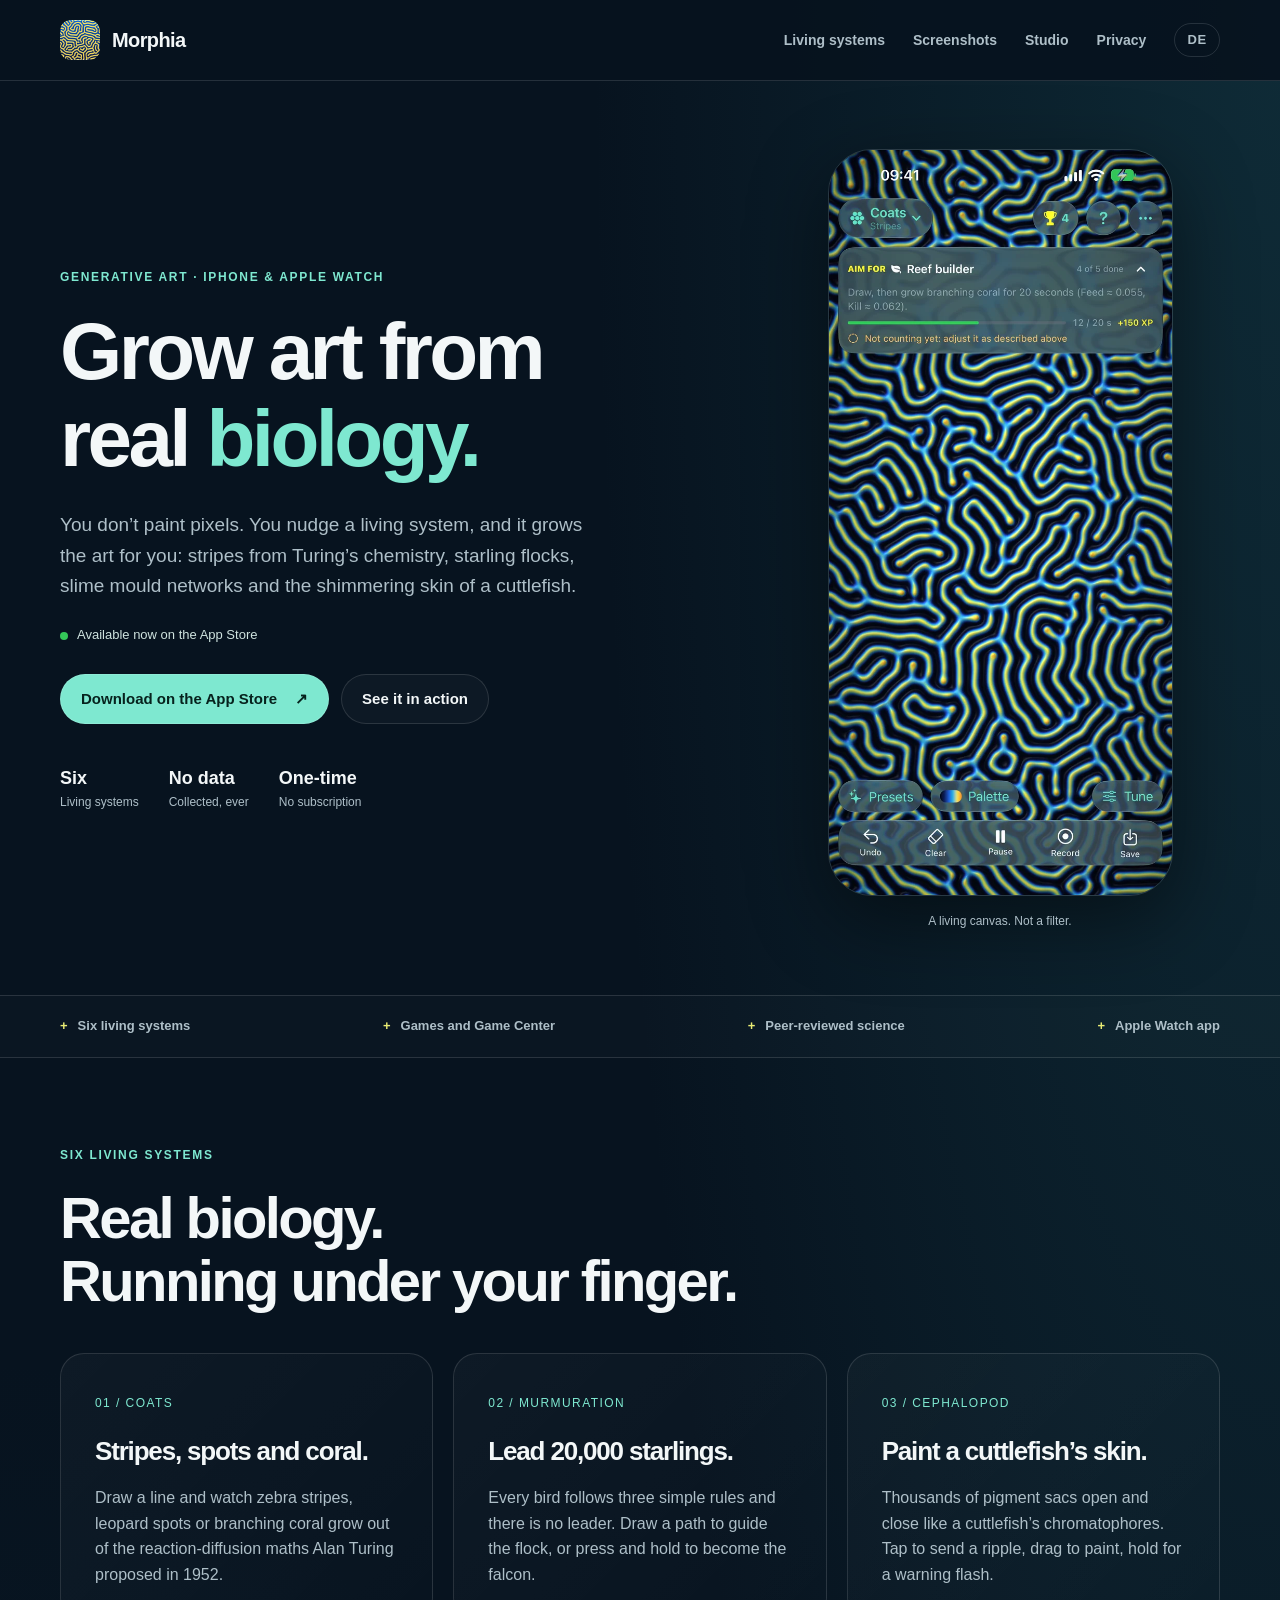
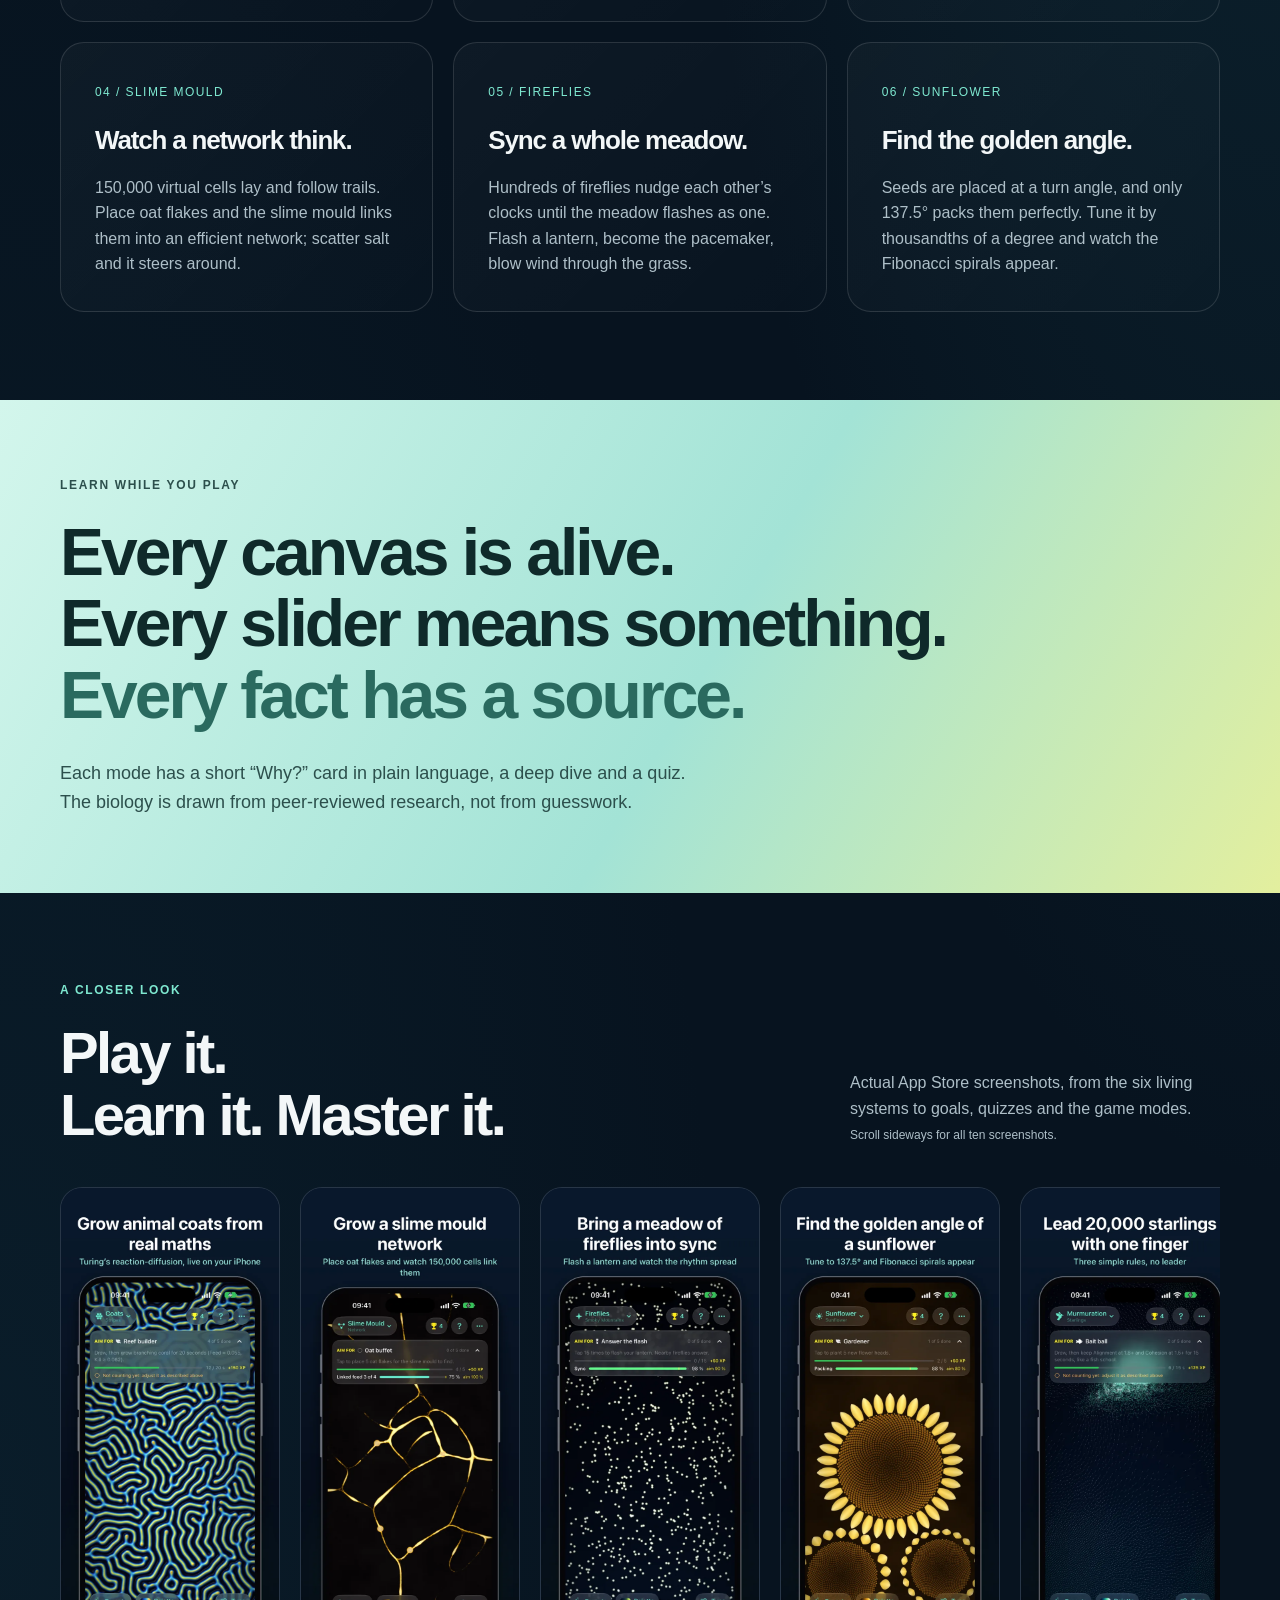
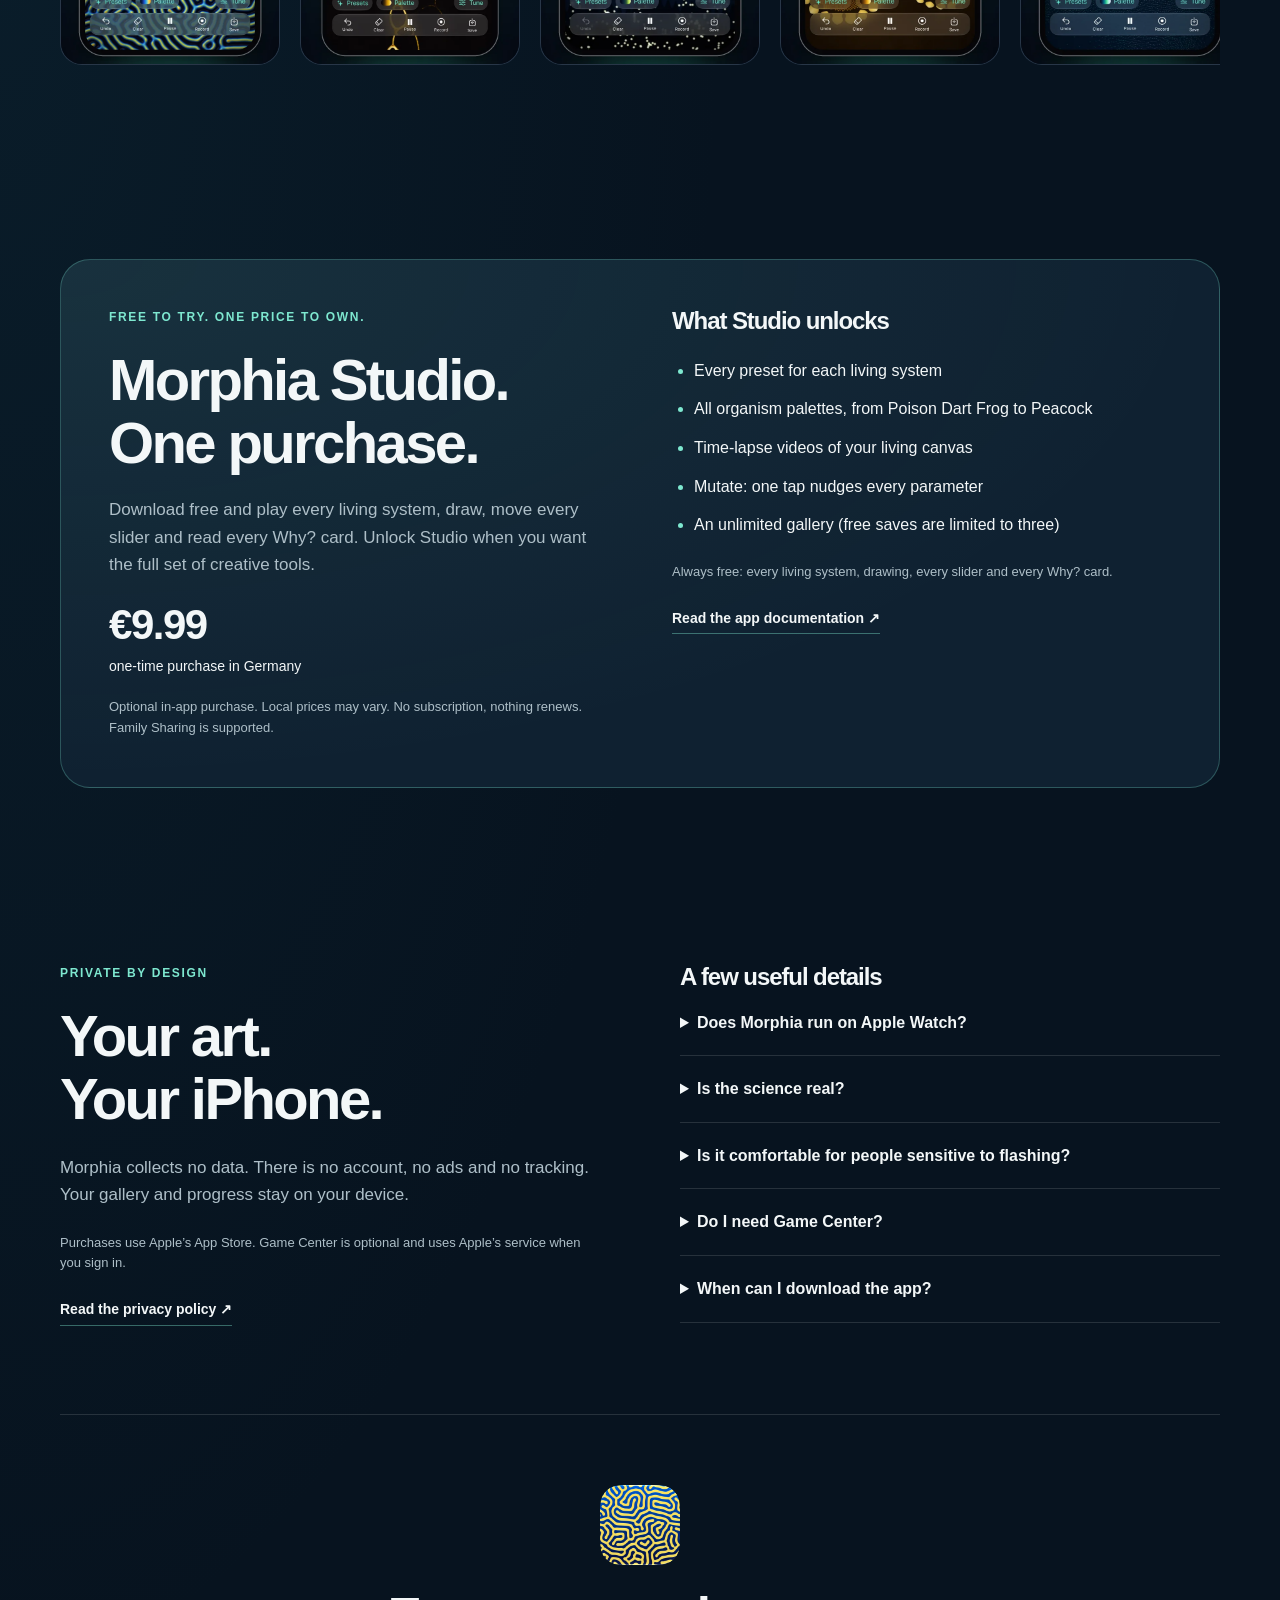
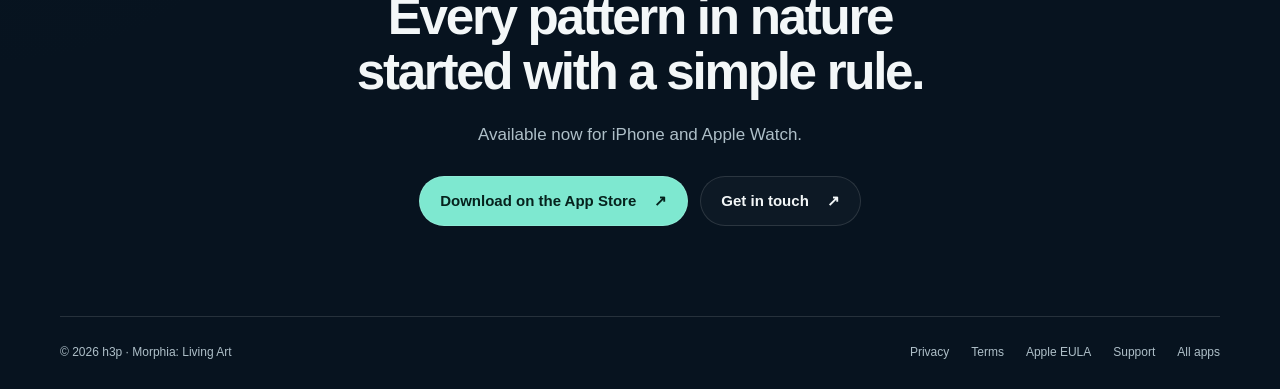
<file: index.html>
<!doctype html>
<html lang="en">
<head>
  <meta charset="utf-8">
  <meta name="viewport" content="width=device-width, initial-scale=1">
  <title>Morphia: Living Art — Grow art from real biology</title>
  <meta name="description" content="Morphia: Living Art is available on the App Store for iPhone and Apple Watch. Six living systems from real biology, games and goals, no data collected. Free to try; optional one-time Studio purchase.">
  <meta name="theme-color" content="#07131f">
  <meta name="apple-itunes-app" content="app-id=6833573410">
  <meta property="og:title" content="Morphia: Living Art — Grow art from real biology">
  <meta property="og:description" content="Grow zebra stripes, lead a murmuration and sync a meadow of fireflies. A generative art studio where every canvas is a living system.">
  <meta property="og:type" content="website">
  <meta property="og:url" content="https://h3pdesign.github.io/Morphia-Public/">
  <meta property="og:image" content="https://h3pdesign.github.io/Morphia-Public/assets/app-icon.png">
  <link rel="canonical" href="https://h3pdesign.github.io/Morphia-Public/">
  <link rel="alternate" hreflang="en" href="https://h3pdesign.github.io/Morphia-Public/">
  <link rel="alternate" hreflang="de" href="https://h3pdesign.github.io/Morphia-Public/de/">
  <link rel="alternate" hreflang="x-default" href="https://h3pdesign.github.io/Morphia-Public/">
  <link rel="icon" href="assets/app-icon.png">
  <link rel="apple-touch-icon" href="assets/apple-touch-icon.png">
  <link rel="stylesheet" href="styles.css?v=1">
</head>
<body>
  <a class="skip-link" href="#main">Skip to content</a>
  <header class="site-header">
    <div class="container header-inner">
      <a class="brand" href="#main"><img src="assets/app-icon.png" width="40" height="40" alt=""><span>Morphia</span></a>
      <div class="header-actions">
        <nav aria-label="Main navigation"><a href="#features">Living systems</a><a href="#screenshots">Screenshots</a><a href="#studio">Studio</a><a href="#privacy">Privacy</a></nav>
        <a class="lang-switch" href="de/" hreflang="de" lang="de" aria-label="Deutsch">DE</a>
      </div>
    </div>
  </header>
  <main id="main">
    <section class="hero container" aria-labelledby="hero-title">
      <div class="hero-copy">
        <p class="eyebrow">GENERATIVE ART · IPHONE &amp; APPLE WATCH</p>
        <h1 id="hero-title">Grow art from<br>real <span>biology.</span></h1>
        <p class="lede">You don’t paint pixels. You nudge a living system, and it grows the art for you: stripes from Turing’s chemistry, starling flocks, slime mould networks and the shimmering skin of a cuttlefish.</p>
        <p class="review-status"><span aria-hidden="true"></span>Available now on the App Store</p>
        <div class="actions"><a class="button primary" href="https://apps.apple.com/app/morphia-living-art/id6833573410">Download on the App Store <span aria-hidden="true">↗</span></a><a class="button secondary" href="#screenshots">See it in action</a></div>
        <div class="proof-row"><p><strong>Six</strong><span>Living systems</span></p><p><strong>No data</strong><span>Collected, ever</span></p><p><strong>One-time</strong><span>No subscription</span></p></div>
      </div>
      <figure class="hero-image"><img src="assets/screenshots/en/hero-coats.webp" width="660" height="1434" fetchpriority="high" alt="Morphia on iPhone: a Coats canvas of blue and yellow Turing stripes, with the Aim for card showing the next goal"><figcaption>A living canvas. Not a filter.</figcaption></figure>
    </section>
    <div class="capability-strip" aria-label="Highlights"><div class="container"><span>Six living systems</span><span>Games and Game Center</span><span>Peer-reviewed science</span><span>Apple Watch app</span></div></div>
    <section id="features" class="section container" aria-labelledby="features-title">
      <p class="eyebrow">SIX LIVING SYSTEMS</p>
      <h2 id="features-title">Real biology.<br>Running under your finger.</h2>
      <div class="feature-grid"><article class="card"><span class="card-number">01 / COATS</span><h3>Stripes, spots and coral.</h3><p>Draw a line and watch zebra stripes, leopard spots or branching coral grow out of the reaction-diffusion maths Alan Turing proposed in 1952.</p></article><article class="card"><span class="card-number">02 / MURMURATION</span><h3>Lead 20,000 starlings.</h3><p>Every bird follows three simple rules and there is no leader. Draw a path to guide the flock, or press and hold to become the falcon.</p></article><article class="card"><span class="card-number">03 / CEPHALOPOD</span><h3>Paint a cuttlefish’s skin.</h3><p>Thousands of pigment sacs open and close like a cuttlefish’s chromatophores. Tap to send a ripple, drag to paint, hold for a warning flash.</p></article><article class="card"><span class="card-number">04 / SLIME MOULD</span><h3>Watch a network think.</h3><p>150,000 virtual cells lay and follow trails. Place oat flakes and the slime mould links them into an efficient network; scatter salt and it steers around.</p></article><article class="card"><span class="card-number">05 / FIREFLIES</span><h3>Sync a whole meadow.</h3><p>Hundreds of fireflies nudge each other’s clocks until the meadow flashes as one. Flash a lantern, become the pacemaker, blow wind through the grass.</p></article><article class="card"><span class="card-number">06 / SUNFLOWER</span><h3>Find the golden angle.</h3><p>Seeds are placed at a turn angle, and only 137.5° packs them perfectly. Tune it by thousandths of a degree and watch the Fibonacci spirals appear.</p></article></div>
    </section>
    <section class="statement"><div class="container"><p class="eyebrow">LEARN WHILE YOU PLAY</p><h2>Every canvas is alive.<br>Every slider means something.<br><span>Every fact has a source.</span></h2><p>Each mode has a short “Why?” card in plain language, a deep dive and a quiz. The biology is drawn from peer-reviewed research, not from guesswork.</p></div></section>
    <section id="screenshots" class="section container" aria-labelledby="screenshots-title">
      <div class="section-heading"><div><p class="eyebrow">A CLOSER LOOK</p><h2 id="screenshots-title">Play it.<br>Learn it. Master it.</h2></div><p>Actual App Store screenshots, from the six living systems to goals, quizzes and the game modes.<br><span class="gallery-hint">Scroll sideways for all ten screenshots.</span></p></div>
      <div class="gallery" role="region" aria-label="App screenshots" tabindex="0"><figure><img src="assets/screenshots/en/01-coats.webp" width="660" height="1434" loading="lazy" alt="Grow animal coats from real maths. Turing’s reaction-diffusion, live on your iPhone."></figure><figure><img src="assets/screenshots/en/02-slime.webp" width="660" height="1434" loading="lazy" alt="Grow a slime mould network. Place oat flakes and watch 150,000 cells link them."></figure><figure><img src="assets/screenshots/en/03-fireflies.webp" width="660" height="1434" loading="lazy" alt="Bring a meadow of fireflies into sync. Flash a lantern and watch the rhythm spread."></figure><figure><img src="assets/screenshots/en/04-sunflower.webp" width="660" height="1434" loading="lazy" alt="Find the golden angle of a sunflower. Tune to 137.5° and Fibonacci spirals appear."></figure><figure><img src="assets/screenshots/en/05-murmuration.webp" width="660" height="1434" loading="lazy" alt="Lead 20,000 starlings with one finger. Three simple rules, no leader."></figure><figure><img src="assets/screenshots/en/06-cephalopod.webp" width="660" height="1434" loading="lazy" alt="Play the colour-changing skin of a cuttlefish. Tap to send nerve signals through living pixels."></figure><figure><img src="assets/screenshots/en/07-goals.webp" width="660" height="1434" loading="lazy" alt="Always know what to aim for. Goals, ranks and Game Center leaderboards."></figure><figure><img src="assets/screenshots/en/08-quiz.webp" width="660" height="1434" loading="lazy" alt="Learn the biology, then test yourself. Every answer backed by peer-reviewed research."></figure><figure><img src="assets/screenshots/en/09-labyrinth.webp" width="660" height="1434" loading="lazy" alt="Find your way through the icon’s labyrinth. Every level shows what each star needs."></figure><figure><img src="assets/screenshots/en/10-shepherd.webp" width="660" height="1434" loading="lazy" alt="Steer the flock into the ring. Earn stars, then go on endless expeditions."></figure></div>
    </section>
    <section id="studio" class="section container" aria-labelledby="studio-title">
      <div class="access-panel">
        <div><p class="eyebrow">FREE TO TRY. ONE PRICE TO OWN.</p><h2 id="studio-title">Morphia Studio.<br>One purchase.</h2><p>Download free and play every living system, draw, move every slider and read every Why? card. Unlock Studio when you want the full set of creative tools.</p><p class="price">€9.99 <span>one-time purchase in Germany</span></p><p class="small">Optional in-app purchase. Local prices may vary. No subscription, nothing renews. Family Sharing is supported.</p></div>
        <div class="access-details"><h3>What Studio unlocks</h3><ul><li>Every preset for each living system</li><li>All organism palettes, from Poison Dart Frog to Peacock</li><li>Time-lapse videos of your living canvas</li><li>Mutate: one tap nudges every parameter</li><li>An unlimited gallery (free saves are limited to three)</li></ul><p class="small">Always free: every living system, drawing, every slider and every Why? card.</p><a class="text-link" href="https://apps-h3p.com/apps/morphia/overview">Read the app documentation <span aria-hidden="true">↗</span></a></div>
      </div>
    </section>
    <section id="privacy" class="section container privacy-section" aria-labelledby="privacy-title">
      <div><p class="eyebrow">PRIVATE BY DESIGN</p><h2 id="privacy-title">Your art.<br>Your iPhone.</h2><p>Morphia collects no data. There is no account, no ads and no tracking. Your gallery and progress stay on your device.</p><p class="small">Purchases use Apple’s App Store. Game Center is optional and uses Apple’s service when you sign in.</p><a class="text-link" href="https://apps-h3p.com/apps/morphia/privacy-policy">Read the privacy policy <span aria-hidden="true">↗</span></a></div>
      <div class="faq"><h3>A few useful details</h3><details><summary>Does Morphia run on Apple Watch?</summary><p>Yes. The Apple Watch app brings the living systems to your wrist, including Coats, Murmuration, Cephalopod, Slime Mould, Fireflies and Sunflower.</p></details><details><summary>Is the science real?</summary><p>Yes. Every mode is built on published models, such as Turing’s reaction-diffusion and the three flocking rules, and the Why? cards, deep dives and quizzes cite peer-reviewed research.</p></details><details><summary>Is it comfortable for people sensitive to flashing?</summary><p>Morphia respects Reduce Motion and adds its own Reduce Flashing option. Fireflies flash at most 2.5 times per second, and Cephalopod warning flashes stay below three per second.</p></details><details><summary>Do I need Game Center?</summary><p>No. Goals, levels, stars and ranks all work without it. Sign in only if you want achievements and leaderboards.</p></details><details><summary>When can I download the app?</summary><p>Now. Morphia: Living Art is available on the <a href="https://apps.apple.com/app/morphia-living-art/id6833573410">App Store</a> for iPhone, with a companion Apple Watch app.</p></details></div>
    </section>
    <section class="closing container"><img src="assets/app-icon.png" width="80" height="80" loading="lazy" alt="Morphia app icon"><h2>Every pattern in nature<br>started with a simple rule.</h2><p>Available now for iPhone and Apple Watch.</p><div class="actions"><a class="button primary" href="https://apps.apple.com/app/morphia-living-art/id6833573410">Download on the App Store <span aria-hidden="true">↗</span></a><a class="button secondary" href="https://apps-h3p.com/support/support-and-feedback">Get in touch <span aria-hidden="true">↗</span></a></div></section>
  </main>
  <footer class="container site-footer"><p>© 2026 h3p · Morphia: Living Art</p><nav aria-label="Legal and support"><a href="https://apps-h3p.com/apps/morphia/privacy-policy">Privacy</a><a href="https://apps-h3p.com/policies/terms-of-service">Terms</a><a href="https://www.apple.com/legal/internet-services/itunes/dev/stdeula/">Apple EULA</a><a href="https://apps-h3p.com/support/support-and-feedback">Support</a><a href="https://h3pdesign.github.io/">All apps</a></nav></footer>
</body>
</html>
</file>
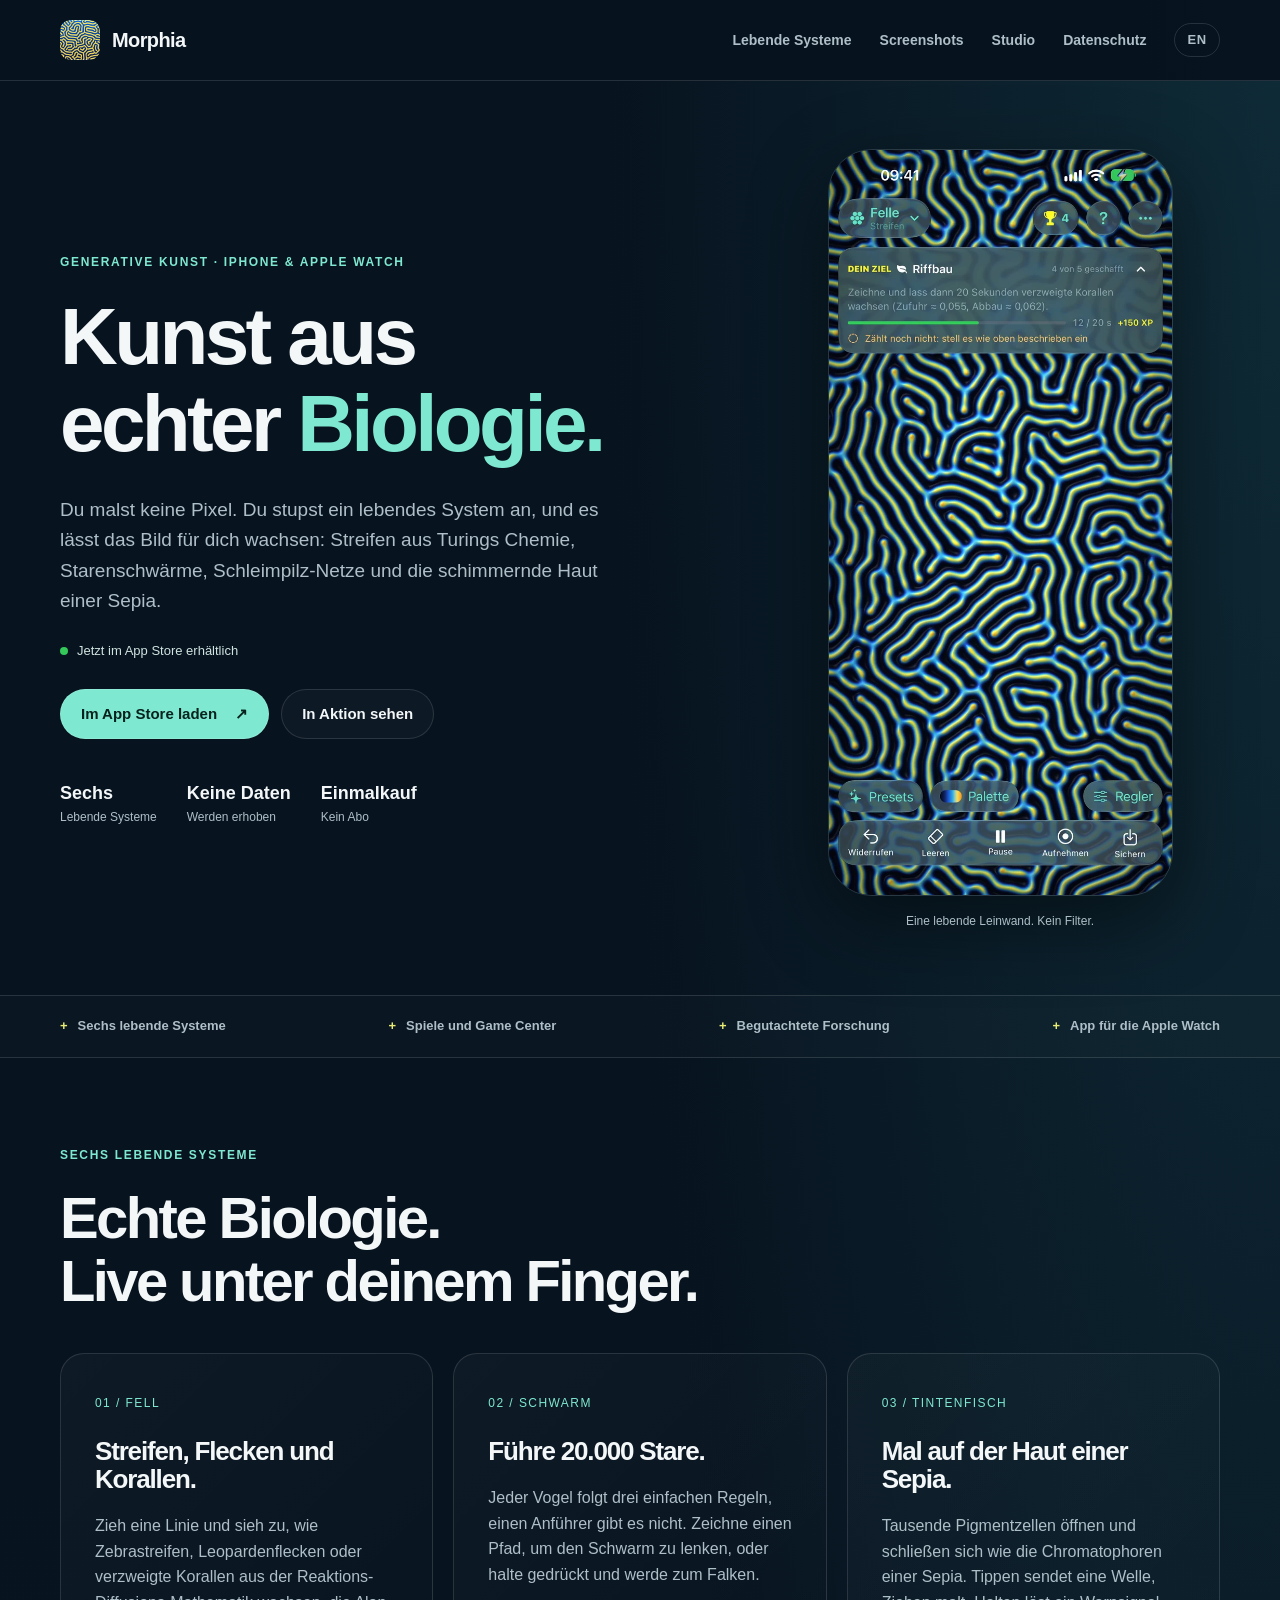
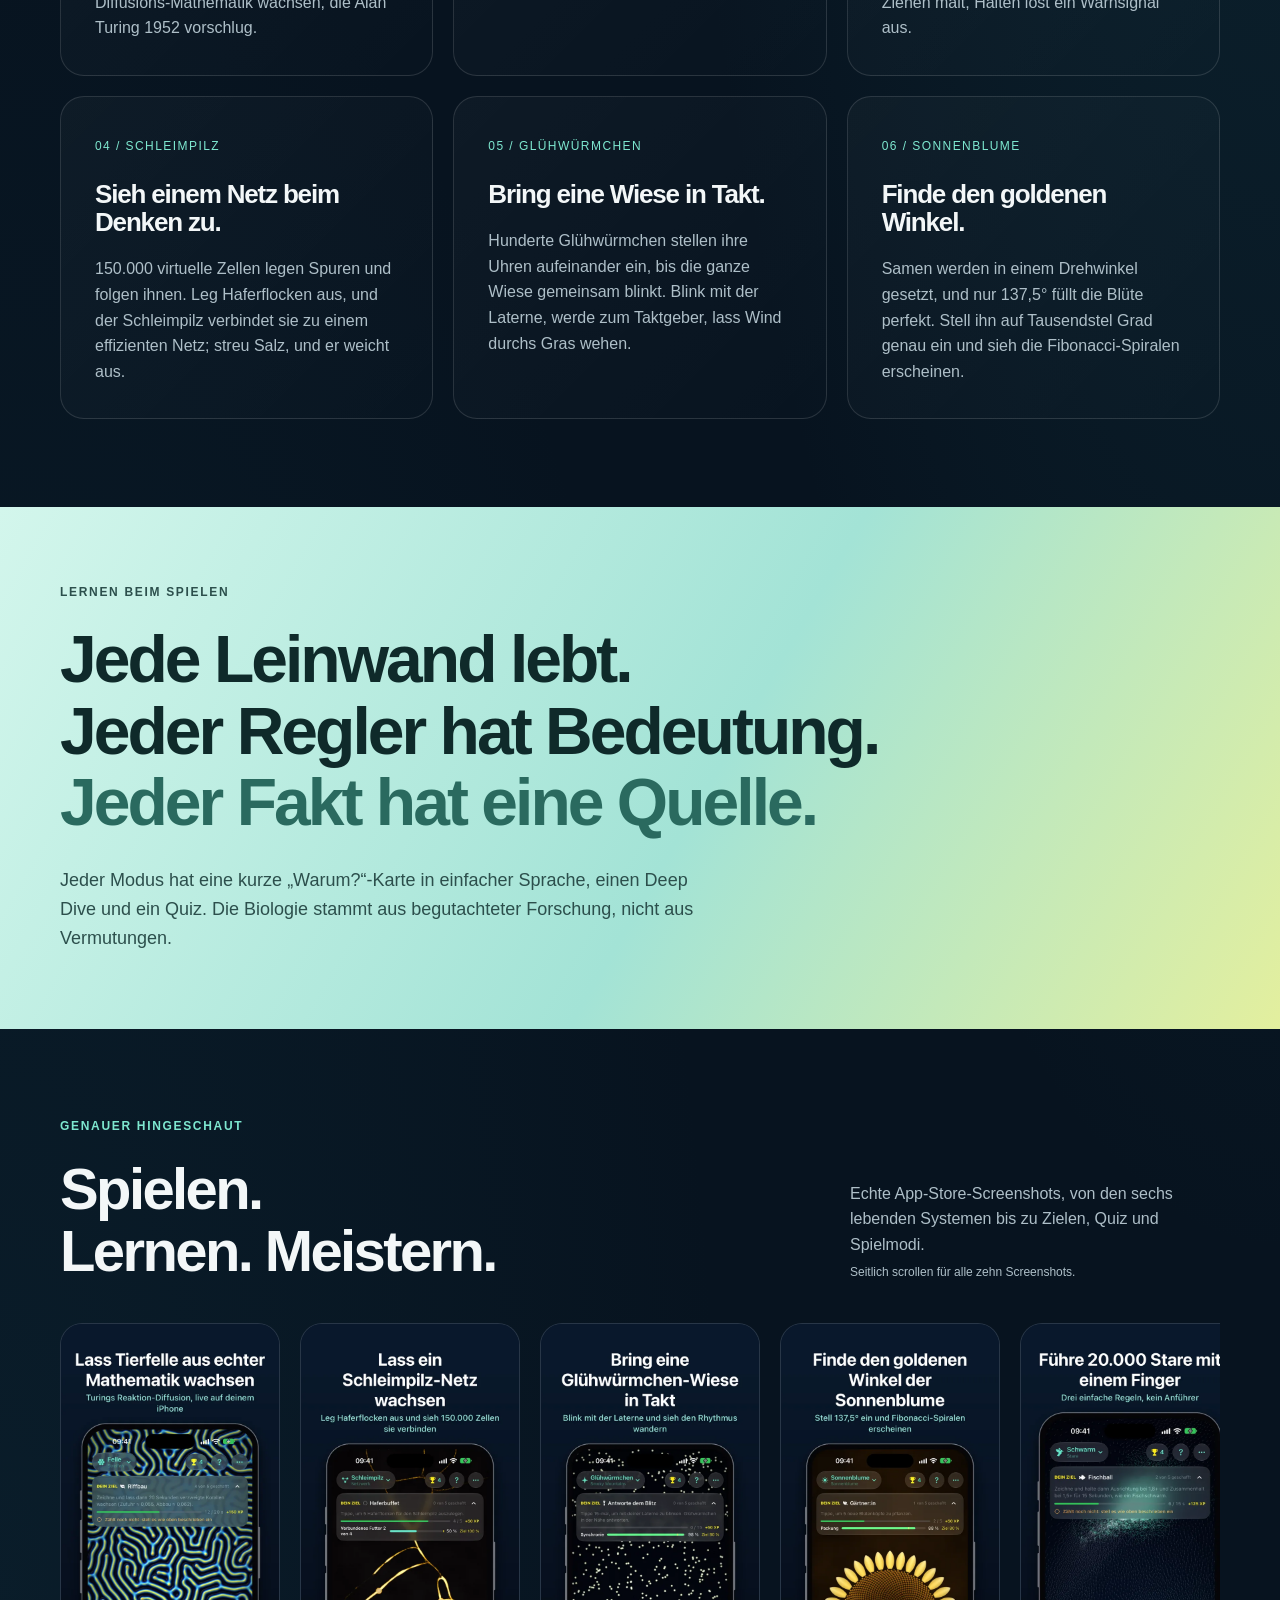
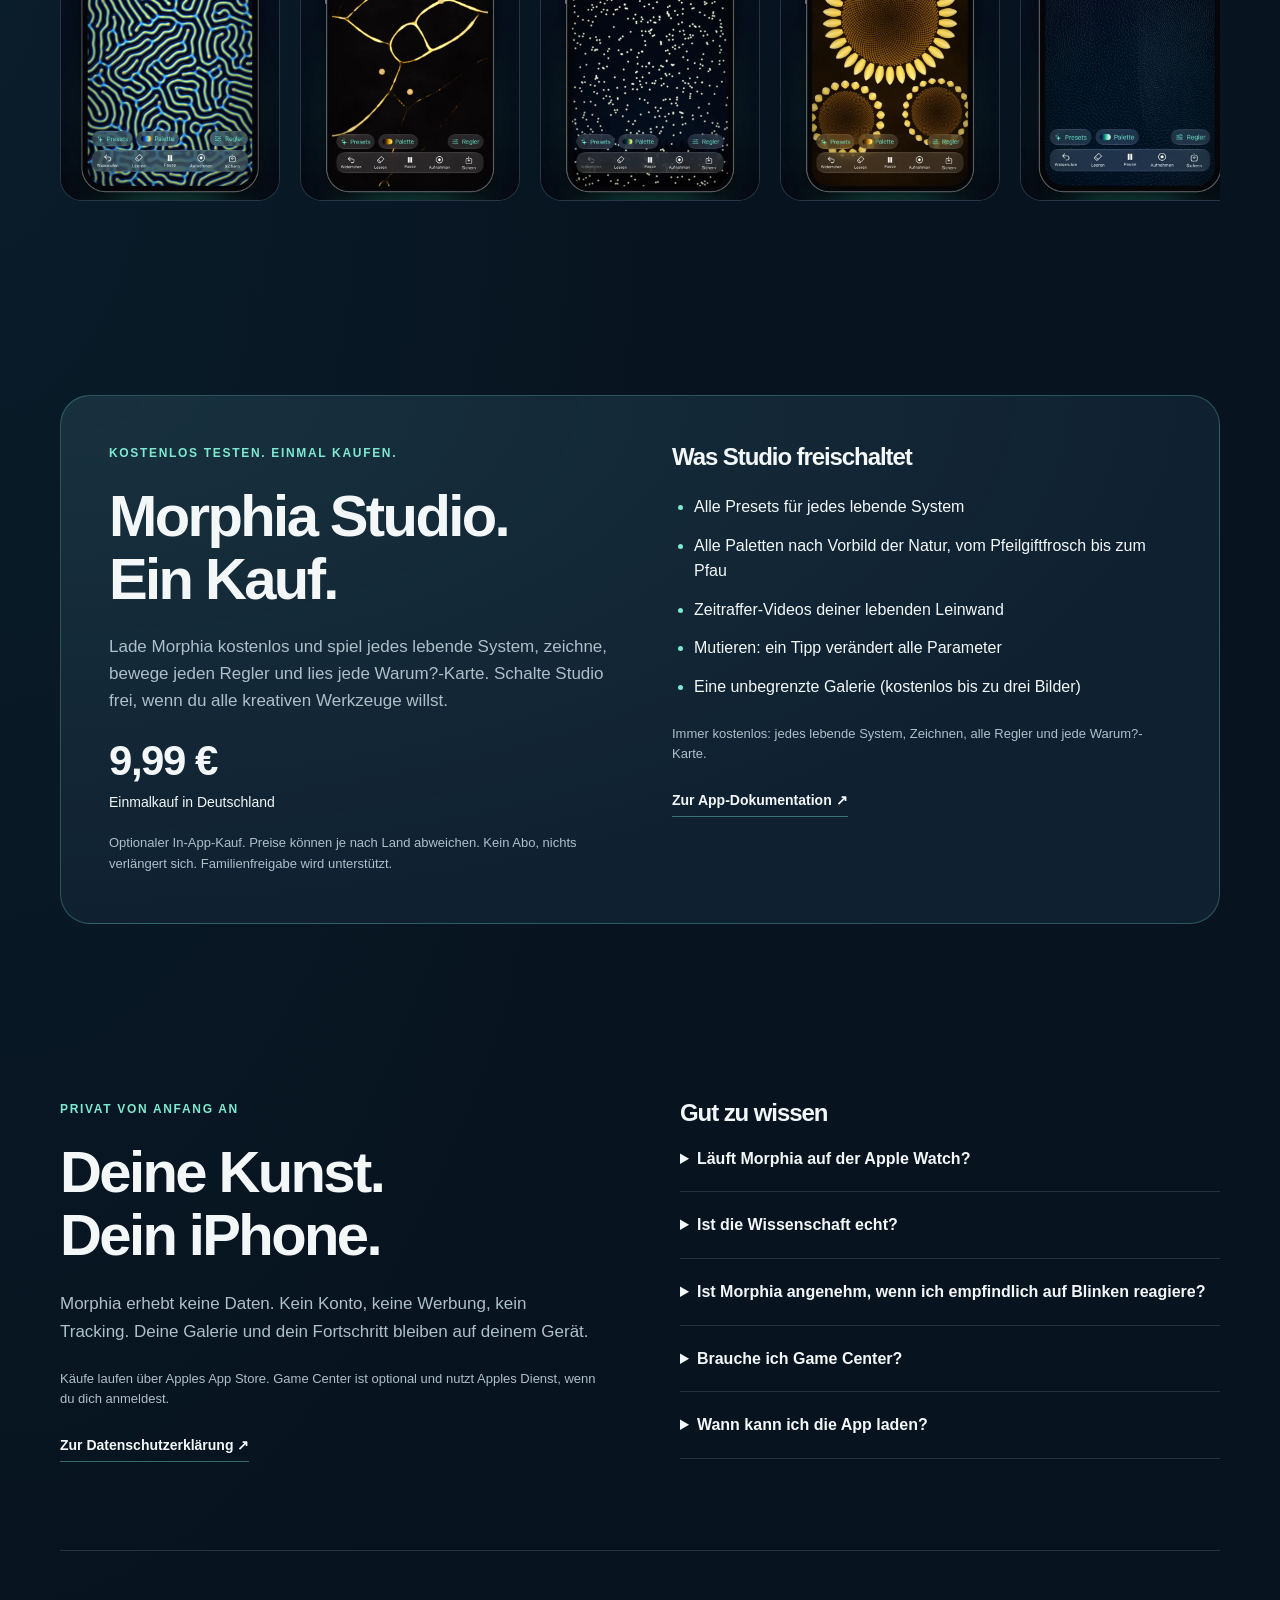
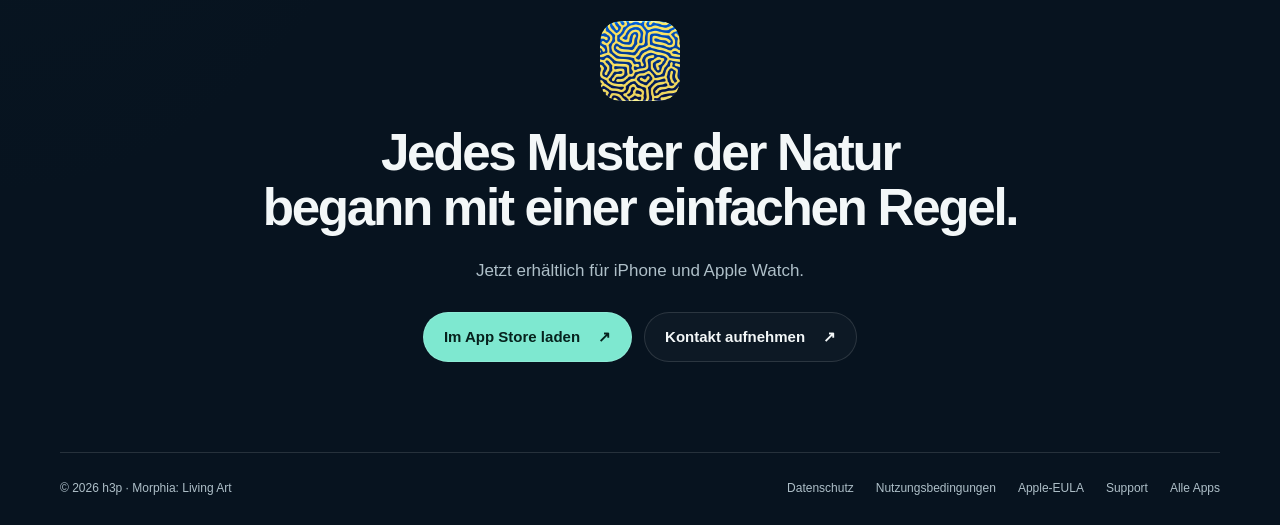
<file: de/index.html>
<!doctype html>
<html lang="de">
<head>
  <meta charset="utf-8">
  <meta name="viewport" content="width=device-width, initial-scale=1">
  <title>Morphia: Lebende Kunst — Kunst aus echter Biologie</title>
  <meta name="description" content="Morphia: Lebende Kunst gibt es im App Store für iPhone und Apple Watch. Sechs lebende Systeme aus echter Biologie, Spiele und Ziele, keine Datenerhebung. Kostenlos testen, optionaler Einmalkauf Studio.">
  <meta name="theme-color" content="#07131f">
  <meta name="apple-itunes-app" content="app-id=6833573410">
  <meta property="og:title" content="Morphia: Lebende Kunst — Kunst aus echter Biologie">
  <meta property="og:description" content="Lass Zebrastreifen wachsen, führe einen Starenschwarm und bring eine Wiese voller Glühwürmchen in Takt. Ein generatives Kunststudio, in dem jede Leinwand lebt.">
  <meta property="og:type" content="website">
  <meta property="og:url" content="https://h3pdesign.github.io/Morphia-Public/de/">
  <meta property="og:image" content="https://h3pdesign.github.io/Morphia-Public/assets/app-icon.png">
  <link rel="canonical" href="https://h3pdesign.github.io/Morphia-Public/de/">
  <link rel="alternate" hreflang="en" href="https://h3pdesign.github.io/Morphia-Public/">
  <link rel="alternate" hreflang="de" href="https://h3pdesign.github.io/Morphia-Public/de/">
  <link rel="alternate" hreflang="x-default" href="https://h3pdesign.github.io/Morphia-Public/">
  <link rel="icon" href="../assets/app-icon.png">
  <link rel="apple-touch-icon" href="../assets/apple-touch-icon.png">
  <link rel="stylesheet" href="../styles.css?v=1">
</head>
<body>
  <a class="skip-link" href="#main">Zum Inhalt springen</a>
  <header class="site-header">
    <div class="container header-inner">
      <a class="brand" href="#main"><img src="../assets/app-icon.png" width="40" height="40" alt=""><span>Morphia</span></a>
      <div class="header-actions">
        <nav aria-label="Hauptnavigation"><a href="#features">Lebende Systeme</a><a href="#screenshots">Screenshots</a><a href="#studio">Studio</a><a href="#privacy">Datenschutz</a></nav>
        <a class="lang-switch" href="../" hreflang="en" lang="en" aria-label="English">EN</a>
      </div>
    </div>
  </header>
  <main id="main">
    <section class="hero container" aria-labelledby="hero-title">
      <div class="hero-copy">
        <p class="eyebrow">GENERATIVE KUNST · IPHONE &amp; APPLE WATCH</p>
        <h1 id="hero-title">Kunst aus<br>echter <span>Biologie.</span></h1>
        <p class="lede">Du malst keine Pixel. Du stupst ein lebendes System an, und es lässt das Bild für dich wachsen: Streifen aus Turings Chemie, Starenschwärme, Schleimpilz-Netze und die schimmernde Haut einer Sepia.</p>
        <p class="review-status"><span aria-hidden="true"></span>Jetzt im App Store erhältlich</p>
        <div class="actions"><a class="button primary" href="https://apps.apple.com/app/morphia-living-art/id6833573410">Im App Store laden <span aria-hidden="true">↗</span></a><a class="button secondary" href="#screenshots">In Aktion sehen</a></div>
        <div class="proof-row"><p><strong>Sechs</strong><span>Lebende Systeme</span></p><p><strong>Keine Daten</strong><span>Werden erhoben</span></p><p><strong>Einmalkauf</strong><span>Kein Abo</span></p></div>
      </div>
      <figure class="hero-image"><img src="../assets/screenshots/de/hero-coats.webp" width="660" height="1434" fetchpriority="high" alt="Morphia auf dem iPhone: eine Fell-Leinwand mit blau-gelben Turing-Streifen und der Zielkarte mit dem nächsten Ziel"><figcaption>Eine lebende Leinwand. Kein Filter.</figcaption></figure>
    </section>
    <div class="capability-strip" aria-label="Highlights"><div class="container"><span>Sechs lebende Systeme</span><span>Spiele und Game Center</span><span>Begutachtete Forschung</span><span>App für die Apple Watch</span></div></div>
    <section id="features" class="section container" aria-labelledby="features-title">
      <p class="eyebrow">SECHS LEBENDE SYSTEME</p>
      <h2 id="features-title">Echte Biologie.<br>Live unter deinem Finger.</h2>
      <div class="feature-grid"><article class="card"><span class="card-number">01 / FELL</span><h3>Streifen, Flecken und Korallen.</h3><p>Zieh eine Linie und sieh zu, wie Zebrastreifen, Leopardenflecken oder verzweigte Korallen aus der Reaktions-Diffusions-Mathematik wachsen, die Alan Turing 1952 vorschlug.</p></article><article class="card"><span class="card-number">02 / SCHWARM</span><h3>Führe 20.000 Stare.</h3><p>Jeder Vogel folgt drei einfachen Regeln, einen Anführer gibt es nicht. Zeichne einen Pfad, um den Schwarm zu lenken, oder halte gedrückt und werde zum Falken.</p></article><article class="card"><span class="card-number">03 / TINTENFISCH</span><h3>Mal auf der Haut einer Sepia.</h3><p>Tausende Pigmentzellen öffnen und schließen sich wie die Chromatophoren einer Sepia. Tippen sendet eine Welle, Ziehen malt, Halten löst ein Warnsignal aus.</p></article><article class="card"><span class="card-number">04 / SCHLEIMPILZ</span><h3>Sieh einem Netz beim Denken zu.</h3><p>150.000 virtuelle Zellen legen Spuren und folgen ihnen. Leg Haferflocken aus, und der Schleimpilz verbindet sie zu einem effizienten Netz; streu Salz, und er weicht aus.</p></article><article class="card"><span class="card-number">05 / GLÜHWÜRMCHEN</span><h3>Bring eine Wiese in Takt.</h3><p>Hunderte Glühwürmchen stellen ihre Uhren aufeinander ein, bis die ganze Wiese gemeinsam blinkt. Blink mit der Laterne, werde zum Taktgeber, lass Wind durchs Gras wehen.</p></article><article class="card"><span class="card-number">06 / SONNENBLUME</span><h3>Finde den goldenen Winkel.</h3><p>Samen werden in einem Drehwinkel gesetzt, und nur 137,5° füllt die Blüte perfekt. Stell ihn auf Tausendstel Grad genau ein und sieh die Fibonacci-Spiralen erscheinen.</p></article></div>
    </section>
    <section class="statement"><div class="container"><p class="eyebrow">LERNEN BEIM SPIELEN</p><h2>Jede Leinwand lebt.<br>Jeder Regler hat Bedeutung.<br><span>Jeder Fakt hat eine Quelle.</span></h2><p>Jeder Modus hat eine kurze „Warum?“-Karte in einfacher Sprache, einen Deep Dive und ein Quiz. Die Biologie stammt aus begutachteter Forschung, nicht aus Vermutungen.</p></div></section>
    <section id="screenshots" class="section container" aria-labelledby="screenshots-title">
      <div class="section-heading"><div><p class="eyebrow">GENAUER HINGESCHAUT</p><h2 id="screenshots-title">Spielen.<br>Lernen. Meistern.</h2></div><p>Echte App-Store-Screenshots, von den sechs lebenden Systemen bis zu Zielen, Quiz und Spielmodi.<br><span class="gallery-hint">Seitlich scrollen für alle zehn Screenshots.</span></p></div>
      <div class="gallery" role="region" aria-label="App-Screenshots" tabindex="0"><figure><img src="../assets/screenshots/de/01-coats.webp" width="660" height="1434" loading="lazy" alt="Lass Tierfelle aus echter Mathematik wachsen. Turings Reaktion-Diffusion, live auf deinem iPhone."></figure><figure><img src="../assets/screenshots/de/02-slime.webp" width="660" height="1434" loading="lazy" alt="Lass ein Schleimpilz-Netz wachsen. Leg Haferflocken aus und sieh 150.000 Zellen sie verbinden."></figure><figure><img src="../assets/screenshots/de/03-fireflies.webp" width="660" height="1434" loading="lazy" alt="Bring eine Glühwürmchen-Wiese in Takt. Blink mit der Laterne und sieh den Rhythmus wandern."></figure><figure><img src="../assets/screenshots/de/04-sunflower.webp" width="660" height="1434" loading="lazy" alt="Finde den goldenen Winkel der Sonnenblume. Stell 137,5° ein und Fibonacci-Spiralen erscheinen."></figure><figure><img src="../assets/screenshots/de/05-murmuration.webp" width="660" height="1434" loading="lazy" alt="Führe 20.000 Stare mit einem Finger. Drei einfache Regeln, kein Anführer."></figure><figure><img src="../assets/screenshots/de/06-cephalopod.webp" width="660" height="1434" loading="lazy" alt="Spiel auf der Farbhaut einer Sepia. Tippe und schick Nervensignale durch lebende Pixel."></figure><figure><img src="../assets/screenshots/de/07-goals.webp" width="660" height="1434" loading="lazy" alt="Wisse immer, was dein Ziel ist. Ziele, Ränge und Game-Center-Bestenlisten."></figure><figure><img src="../assets/screenshots/de/08-quiz.webp" width="660" height="1434" loading="lazy" alt="Lerne die Biologie und teste dich. Jede Antwort gestützt auf begutachtete Forschung."></figure><figure><img src="../assets/screenshots/de/09-labyrinth.webp" width="660" height="1434" loading="lazy" alt="Finde deinen Weg durchs Icon-Labyrinth. Jedes Level zeigt, was jeder Stern braucht."></figure><figure><img src="../assets/screenshots/de/10-shepherd.webp" width="660" height="1434" loading="lazy" alt="Lenk den Schwarm in den Ring. Hol Sterne und starte endlose Expeditionen."></figure></div>
    </section>
    <section id="studio" class="section container" aria-labelledby="studio-title">
      <div class="access-panel">
        <div><p class="eyebrow">KOSTENLOS TESTEN. EINMAL KAUFEN.</p><h2 id="studio-title">Morphia Studio.<br>Ein Kauf.</h2><p>Lade Morphia kostenlos und spiel jedes lebende System, zeichne, bewege jeden Regler und lies jede Warum?-Karte. Schalte Studio frei, wenn du alle kreativen Werkzeuge willst.</p><p class="price">9,99 € <span>Einmalkauf in Deutschland</span></p><p class="small">Optionaler In-App-Kauf. Preise können je nach Land abweichen. Kein Abo, nichts verlängert sich. Familienfreigabe wird unterstützt.</p></div>
        <div class="access-details"><h3>Was Studio freischaltet</h3><ul><li>Alle Presets für jedes lebende System</li><li>Alle Paletten nach Vorbild der Natur, vom Pfeilgiftfrosch bis zum Pfau</li><li>Zeitraffer-Videos deiner lebenden Leinwand</li><li>Mutieren: ein Tipp verändert alle Parameter</li><li>Eine unbegrenzte Galerie (kostenlos bis zu drei Bilder)</li></ul><p class="small">Immer kostenlos: jedes lebende System, Zeichnen, alle Regler und jede Warum?-Karte.</p><a class="text-link" href="https://apps-h3p.com/apps/morphia/overview">Zur App-Dokumentation <span aria-hidden="true">↗</span></a></div>
      </div>
    </section>
    <section id="privacy" class="section container privacy-section" aria-labelledby="privacy-title">
      <div><p class="eyebrow">PRIVAT VON ANFANG AN</p><h2 id="privacy-title">Deine Kunst.<br>Dein iPhone.</h2><p>Morphia erhebt keine Daten. Kein Konto, keine Werbung, kein Tracking. Deine Galerie und dein Fortschritt bleiben auf deinem Gerät.</p><p class="small">Käufe laufen über Apples App Store. Game Center ist optional und nutzt Apples Dienst, wenn du dich anmeldest.</p><a class="text-link" href="https://apps-h3p.com/apps/morphia/privacy-policy">Zur Datenschutzerklärung <span aria-hidden="true">↗</span></a></div>
      <div class="faq"><h3>Gut zu wissen</h3><details><summary>Läuft Morphia auf der Apple Watch?</summary><p>Ja. Die Apple-Watch-App bringt die lebenden Systeme an dein Handgelenk, darunter Fell, Schwarm, Tintenfisch, Schleimpilz, Glühwürmchen und Sonnenblume.</p></details><details><summary>Ist die Wissenschaft echt?</summary><p>Ja. Jeder Modus beruht auf veröffentlichten Modellen, etwa Turings Reaktion-Diffusion und den drei Schwarmregeln. Warum?-Karten, Deep Dives und Quiz nennen begutachtete Forschung als Quelle.</p></details><details><summary>Ist Morphia angenehm, wenn ich empfindlich auf Blinken reagiere?</summary><p>Morphia berücksichtigt „Bewegung reduzieren“ und bietet zusätzlich „Blinken reduzieren“. Glühwürmchen blinken höchstens 2,5-mal pro Sekunde, Warnsignale der Sepia bleiben unter drei pro Sekunde.</p></details><details><summary>Brauche ich Game Center?</summary><p>Nein. Ziele, Level, Sterne und Ränge funktionieren auch ohne. Melde dich nur an, wenn du Erfolge und Bestenlisten möchtest.</p></details><details><summary>Wann kann ich die App laden?</summary><p>Jetzt. Morphia: Lebende Kunst gibt es im <a href="https://apps.apple.com/app/morphia-living-art/id6833573410">App Store</a> für das iPhone, mit einer passenden App für die Apple Watch.</p></details></div>
    </section>
    <section class="closing container"><img src="../assets/app-icon.png" width="80" height="80" loading="lazy" alt="Morphia-App-Icon"><h2>Jedes Muster der Natur<br>begann mit einer einfachen Regel.</h2><p>Jetzt erhältlich für iPhone und Apple Watch.</p><div class="actions"><a class="button primary" href="https://apps.apple.com/app/morphia-living-art/id6833573410">Im App Store laden <span aria-hidden="true">↗</span></a><a class="button secondary" href="https://apps-h3p.com/support/support-and-feedback">Kontakt aufnehmen <span aria-hidden="true">↗</span></a></div></section>
  </main>
  <footer class="container site-footer"><p>© 2026 h3p · Morphia: Living Art</p><nav aria-label="Rechtliches und Support"><a href="https://apps-h3p.com/apps/morphia/privacy-policy">Datenschutz</a><a href="https://apps-h3p.com/policies/terms-of-service">Nutzungsbedingungen</a><a href="https://www.apple.com/legal/internet-services/itunes/dev/stdeula/">Apple-EULA</a><a href="https://apps-h3p.com/support/support-and-feedback">Support</a><a href="https://h3pdesign.github.io/">Alle Apps</a></nav></footer>
</body>
</html>
</file>
<file: styles.css>
:root{color-scheme:dark;--bg:#07131f;--surface:#0f2131;--text:#f3f7f8;--muted:#aebfc8;--cyan:#7ee8d0;--red:#e9ec74;--line:#ffffff20}
*{box-sizing:border-box}html{scroll-behavior:smooth;scroll-padding-top:100px}body{margin:0;background:radial-gradient(ellipse at 100% 0%,#1e5b6655,transparent 38%),radial-gradient(ellipse at 0% 60%,#123a4a40,transparent 40%),var(--bg);color:var(--text);font-family:-apple-system,BlinkMacSystemFont,"Segoe UI",sans-serif;font-size:17px;line-height:1.6}a{color:inherit;text-decoration:none}img{display:block;max-width:100%;height:auto}h1,h2,h3,p,figure{margin:0}h1,h2,h3{line-height:1.08;letter-spacing:-.045em}p+p{margin-top:16px}.container{width:min(1160px,calc(100% - 64px));margin-inline:auto}.skip-link{position:fixed;top:8px;left:8px;padding:12px;background:var(--text);color:var(--bg);z-index:20;transform:translateY(-160%)}.skip-link:focus{transform:none}:focus-visible{outline:3px solid var(--cyan);outline-offset:5px;border-radius:4px}
.site-header{position:sticky;top:0;z-index:10;background:#07131fed;border-bottom:1px solid var(--line)}.header-inner{min-height:80px;display:flex;align-items:center;justify-content:space-between;gap:24px}.brand{display:flex;align-items:center;gap:12px;font-size:20px;font-weight:700;letter-spacing:-.03em}.brand img{border-radius:10px}.header-inner nav{display:flex;gap:28px;font-size:14px;font-weight:600;color:var(--muted)}nav a:hover,.text-link:hover{color:var(--cyan)}
.hero{display:grid;grid-template-columns:1.2fr .8fr;align-items:center;gap:60px;padding-block:68px 64px}.eyebrow{font-size:12px;font-weight:750;letter-spacing:.14em;color:var(--cyan);margin-bottom:22px}.hero h1{font-size:clamp(50px,6.6vw,80px);font-weight:750}.hero h1 span{color:var(--cyan)}.lede{font-size:19px;color:var(--muted);max-width:540px;margin-top:28px}.review-status{display:flex;align-items:center;gap:9px;font-size:13px;color:#cfe3df;margin-top:24px}.review-status span{width:8px;height:8px;border-radius:50%;background:#34c759;flex-shrink:0}.actions{display:flex;flex-wrap:wrap;gap:12px;margin-top:28px}.button{display:inline-flex;align-items:center;justify-content:center;gap:18px;min-height:48px;padding:12px 20px;border-radius:99px;font-size:15px;font-weight:650;border:1px solid var(--line)}.primary{background:var(--cyan);color:#06221d}.primary:hover{background:#a6f3e2}.secondary{background:#ffffff07}.secondary:hover{background:#ffffff14}.proof-row{display:flex;gap:30px;margin-top:40px}.proof-row p{margin:0;display:grid}.proof-row strong{font-size:18px}.proof-row span{font-size:12px;color:var(--muted)}.hero-image{width:min(100%,345px);justify-self:center}.hero-image img{border-radius:44px;border:1px solid var(--line);box-shadow:0 24px 80px #0007}.hero-image figcaption{text-align:center;font-size:12px;color:var(--muted);margin-top:16px}
.capability-strip{border-block:1px solid var(--line);background:#ffffff03}.capability-strip .container{display:flex;justify-content:space-between;gap:24px;padding-block:20px;flex-wrap:wrap}.capability-strip span{font-size:13px;font-weight:650;color:var(--muted)}.capability-strip span::before{content:"+";color:var(--red);margin-right:10px}.section{padding-block:88px}.section h2{font-size:clamp(38px,5vw,58px)}.feature-grid{display:grid;grid-template-columns:repeat(3,minmax(0,1fr));gap:20px;margin-top:40px}.card{padding:34px;border-radius:24px;background:linear-gradient(135deg,#ffffff08,#ffffff02);border:1px solid var(--line)}.card-number{font-size:12px;letter-spacing:.12em;color:var(--cyan)}.card h3{font-size:26px;margin-top:22px;max-width:350px}.card .source{display:block;margin-top:18px;font-size:12px;color:#8ea3ad}.card p{margin-top:20px;color:var(--muted);font-size:16px}.statement{background:linear-gradient(120deg,#d3f6ec,#a3e3d6 55%,#e3ef9e);color:#0f2a2a;padding-block:76px}.statement .eyebrow{color:#2c4f4c}.statement h2{font-size:clamp(36px,5.6vw,66px)}.statement h2 span{color:#2a6a5f}.statement p:last-child{max-width:650px;margin-top:28px;color:#2c4f4c;font-size:18px}.section-heading{display:flex;align-items:flex-end;justify-content:space-between;gap:40px}.section-heading>p{max-width:370px;color:var(--muted);font-size:16px}.gallery{display:grid;grid-auto-flow:column;grid-auto-columns:minmax(220px,260px);gap:20px;margin-top:40px;overflow-x:auto;scroll-snap-type:x mandatory;padding-bottom:18px;scrollbar-color:#ffffff30 transparent}.gallery figure{scroll-snap-align:start}.gallery figure{min-width:0}.gallery img{width:100%;aspect-ratio:660/1434;object-fit:cover;background:#09192d;border-radius:22px;border:1px solid var(--line)}.gallery figcaption{margin-top:16px;display:grid;gap:5px}.gallery figcaption strong{font-size:15px;line-height:1.3}.gallery figcaption span{font-size:13px;color:var(--muted);line-height:1.4}
.access-panel{display:grid;grid-template-columns:1fr 1fr;gap:64px;padding:48px;border:1px solid #7ee8d044;border-radius:30px;background:radial-gradient(ellipse at 0 0,#7ee8d015,transparent 70%),var(--surface)}.access-panel p{color:var(--muted);margin-top:22px}.access-panel .eyebrow{margin-top:0;color:var(--cyan)}.access-panel .price{font-size:42px;color:var(--text);font-weight:700;line-height:1.2;letter-spacing:-.035em}.price span{display:block;font-size:14px;font-weight:400;letter-spacing:0;margin-top:8px}.small{font-size:13px;color:var(--muted)}.access-details h3,.faq h3{font-size:24px}.access-details ul{padding-left:22px;margin-block:24px;display:grid;gap:13px;font-size:16px}.access-details li::marker{color:var(--cyan)}.text-link{display:inline-block;font-size:14px;font-weight:650;border-bottom:1px solid #7ee8d066;padding-bottom:4px;margin-top:24px}.privacy-section{display:grid;grid-template-columns:1fr 1fr;gap:80px}.privacy-section p:not(.eyebrow){color:var(--muted);margin-top:24px}.faq details{border-bottom:1px solid var(--line);padding-block:20px}.faq summary{font-weight:600;font-size:16px;cursor:pointer;min-height:24px}.faq details p{font-size:14px}.faq details a{color:var(--cyan);text-decoration:underline}.closing{text-align:center;padding-block:70px 90px;border-top:1px solid var(--line)}.closing img{margin:0 auto 24px;border-radius:20px}.closing h2{font-size:clamp(36px,4vw,52px)}.closing p{color:var(--muted);margin-top:22px}.closing .actions{justify-content:center}.site-footer{padding-block:26px;border-top:1px solid var(--line);display:flex;justify-content:space-between;gap:24px;color:var(--muted);font-size:12px}.site-footer nav{display:flex;gap:22px;flex-wrap:wrap}
@media(min-width:1400px){.hero{gap:90px}.hero-image{width:360px}}
@media(max-width:900px){.container{width:calc(100% - 40px)}.hero{gap:30px}.hero h1{font-size:54px}.hero-image{width:270px}.header-inner nav{gap:16px}.proof-row{gap:18px}.access-panel{gap:32px;padding:32px}.privacy-section{gap:40px}.gallery{gap:16px}.section-heading>p{max-width:290px}}
@media(max-width:620px){.container{width:calc(100% - 36px)}.header-inner{min-height:72px;flex-wrap:wrap;gap:12px;padding-block:14px}.brand{font-size:18px}.brand img{width:32px;height:32px}.header-inner nav{width:100%;justify-content:space-between;font-size:12px;gap:8px}.hero{grid-template-columns:1fr;padding-block:42px;gap:36px}.hero h1{font-size:56px}.lede{font-size:17px}.review-status{font-size:12px}.proof-row{justify-content:space-between;gap:8px}.proof-row strong{font-size:16px}.proof-row span{font-size:11px}.hero-image{width:280px}.capability-strip .container{display:grid;grid-template-columns:1fr 1fr;gap:14px}.capability-strip span{font-size:12px}.section{padding-block:56px}.feature-grid{grid-template-columns:1fr;gap:14px;margin-top:28px}.card{padding:26px}.card h3{font-size:28px}.statement{padding-block:52px}.section-heading{display:block}.section-heading>p{margin-top:24px;max-width:none}.gallery{grid-auto-columns:72%;gap:16px}.access-panel{grid-template-columns:1fr;padding:26px;gap:36px;border-radius:24px}.privacy-section{grid-template-columns:1fr;gap:40px}.closing{padding-block:50px 60px}.site-footer{flex-direction:column;gap:14px}.site-footer nav{gap:14px}html{scroll-padding-top:125px}}
@media(prefers-reduced-motion:reduce){html{scroll-behavior:auto}}

.header-actions{display:flex;align-items:center;gap:28px}.lang-switch{font-size:13px;font-weight:700;letter-spacing:.06em;padding:6px 12px;border:1px solid var(--line);border-radius:99px;color:var(--muted)}.lang-switch:hover{color:var(--cyan);border-color:#7ee8d066}
.gallery-hint{font-size:12px;color:var(--muted);margin-top:4px}
@media(max-width:900px){.feature-grid{grid-template-columns:repeat(2,minmax(0,1fr))}.header-actions{gap:16px}}
@media(max-width:620px){.feature-grid{grid-template-columns:1fr}.header-actions{width:100%;gap:12px}.header-actions nav{flex:1}.lang-switch{padding:4px 10px;font-size:12px}}
</file>
